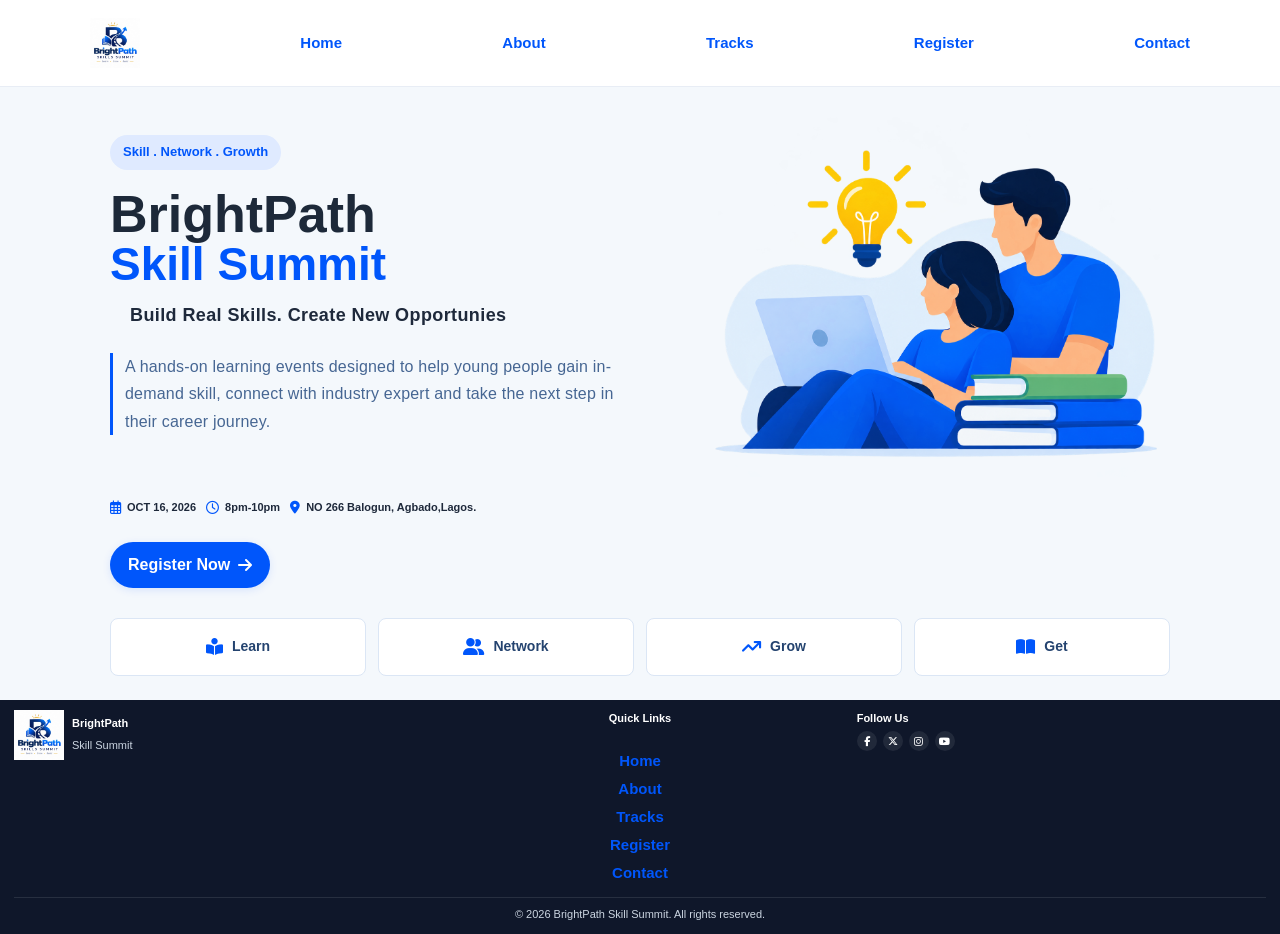
<file: realms web dev/week-01/notes/practice/index.html>
<!DOCTYPE html>
    <html lang="en">
      <head>
        <meta charset="UTF-8">
        <meta name="viewport" content="width=device-width, initial-scale=1.0">
    
        <!-- Link to JavaScript file -->
        <script defer src="../../../script.js"></script>
    
        <!-- Page title -->
        <title>BrightPath Skill Summit</title>
        <link rel="stylesheet"
    href="https://cdnjs.cloudflare.com/ajax/libs/font-awesome/6.7.2/css/all.min.css">
        <link rel="stylesheet" href="style.css">
        <link rel="stylesheet" href="about.css">
      </head>
    
      <body>
        <!-- Header section with navigation -->
        <header>
          <nav>
            <!-- Brand logo -->
            <img src="../../../images/my logo.jpg" alt="BrightPath logo" width="100" height="100">
    
            <!-- Navigation links -->
            <a href="index.html">Home</a>
            <a href="about.html" class="nav-link">About</a>
            <a href="tracks.html" class="nav-link">Tracks</a>
            <a href="register.html" class="nav-link">Register</a>
            <a href="contact.html" class="nav-link">Contact</a>
          </nav>
        </header>
    
        <!-- Main page content -->
        <main>
          <section class="section1">
            <div class="hero-text">
              <!-- Highlight text -->
              <span id="span1">Skill . Network . Growth</span>

              <!-- Main heading -->
              <h1>BrightPath</h1>
              <p class="subheading">Skill Summit</p>

              <!-- Short slogan -->
              <p class="slogan">Build Real Skills. Create New Opportunies</p>

              <!-- Intro paragraph -->
              <p class="intro">
                A hands-on learning events designed to help young
                people gain in-demand skill, connect with industry
                expert and take the next step in their career journey.
              </p>
            </div>

            <img class="read" src="../../../images/read.png" alt="Students learning together">
          </section>
          
          <!-- Date and time -->
          <div class="event-meta">
            <p class="meta-item">
              <i class="fa-regular fa-calendar-days"></i>
              <span>OCT 16, 2026</span>
            </p>
            <p class="meta-item">
              <i class="fa-regular fa-clock"></i>
              <span>8pm-10pm</span>
            </p>
            <p class="meta-item">
              <i class="fa-solid fa-location-dot"></i>
              <span>NO 266 Balogun,
                Agbado,Lagos.
              </span>
            </p>
          </div>
    
          <!-- Call to action -->
<a href="register.html" class="link-wrapper">
  <span class="btn-primary">Register Now <i class="fa-solid fa-arrow-right"></i></span> 
</a>
          <!-- Feature highlight row -->
          <div class="feature-row">
            <div class="feature-item">
              <i class="fa-solid fa-book-open-reader"></i>
              <span>Learn</span>
            </div>
            <div class="feature-item">
              <i class="fa-solid fa-user-group"></i>
              <span>Network</span>
            </div>
            <div class="feature-item">
              <i class="fa-solid fa-arrow-trend-up"></i>
              <span>Grow</span>
            </div>
            <div class="feature-item">
              <i class="fa-solid fa-book-open"></i>
              <span>Get</span>
            </div>
          </div>
        </main>
    
        <!-- Footer section -->
        <footer>
          <section class="footer-content" aria-label="Footer information">
            <section class="footer-brand" aria-label="Brand information">
              <img src="../../../images/my logo.jpg" alt="BrightPath logo" width="50" height="50">
              <div>
                <h6>BrightPath</h6>
                <p>Skill Summit</p>
              </div>
            </section>
    
            <nav class="footer-links" aria-label="Quick links">
              <h6>Quick Links</h6>
              <ul>
                <li><a href="index.html">Home</a></li>
                <li><a href="about.html">About</a></li>
                <li><a href="tracks.html">Tracks</a></li>
                <li><a href="register.html">Register</a></li>
                <li><a href="contact.html">Contact</a></li>
              </ul>
            </nav>
    
            <section class="footer-social" aria-label="Social media links">
              <h6>Follow Us</h6>
              <div class="social-icons">
                <a href="#" aria-label="Facebook"><i class="fa-brands fa-facebook-f"></i></a>
                <a href="#" aria-label="Twitter"><i class="fa-brands fa-x-twitter"></i></a>
                <a href="#" aria-label="Instagram"><i class="fa-brands fa-instagram"></i></a>
                <a href="#" aria-label="YouTube"><i class="fa-brands fa-youtube"></i></a>
              </div>
            </section>
          </section>
          <p class="footer-copy"> 
          &copy; 2026 BrightPath Skill Summit. All rights reserved.
          </p>
        </footer>
      </body>
    </html>
</file>
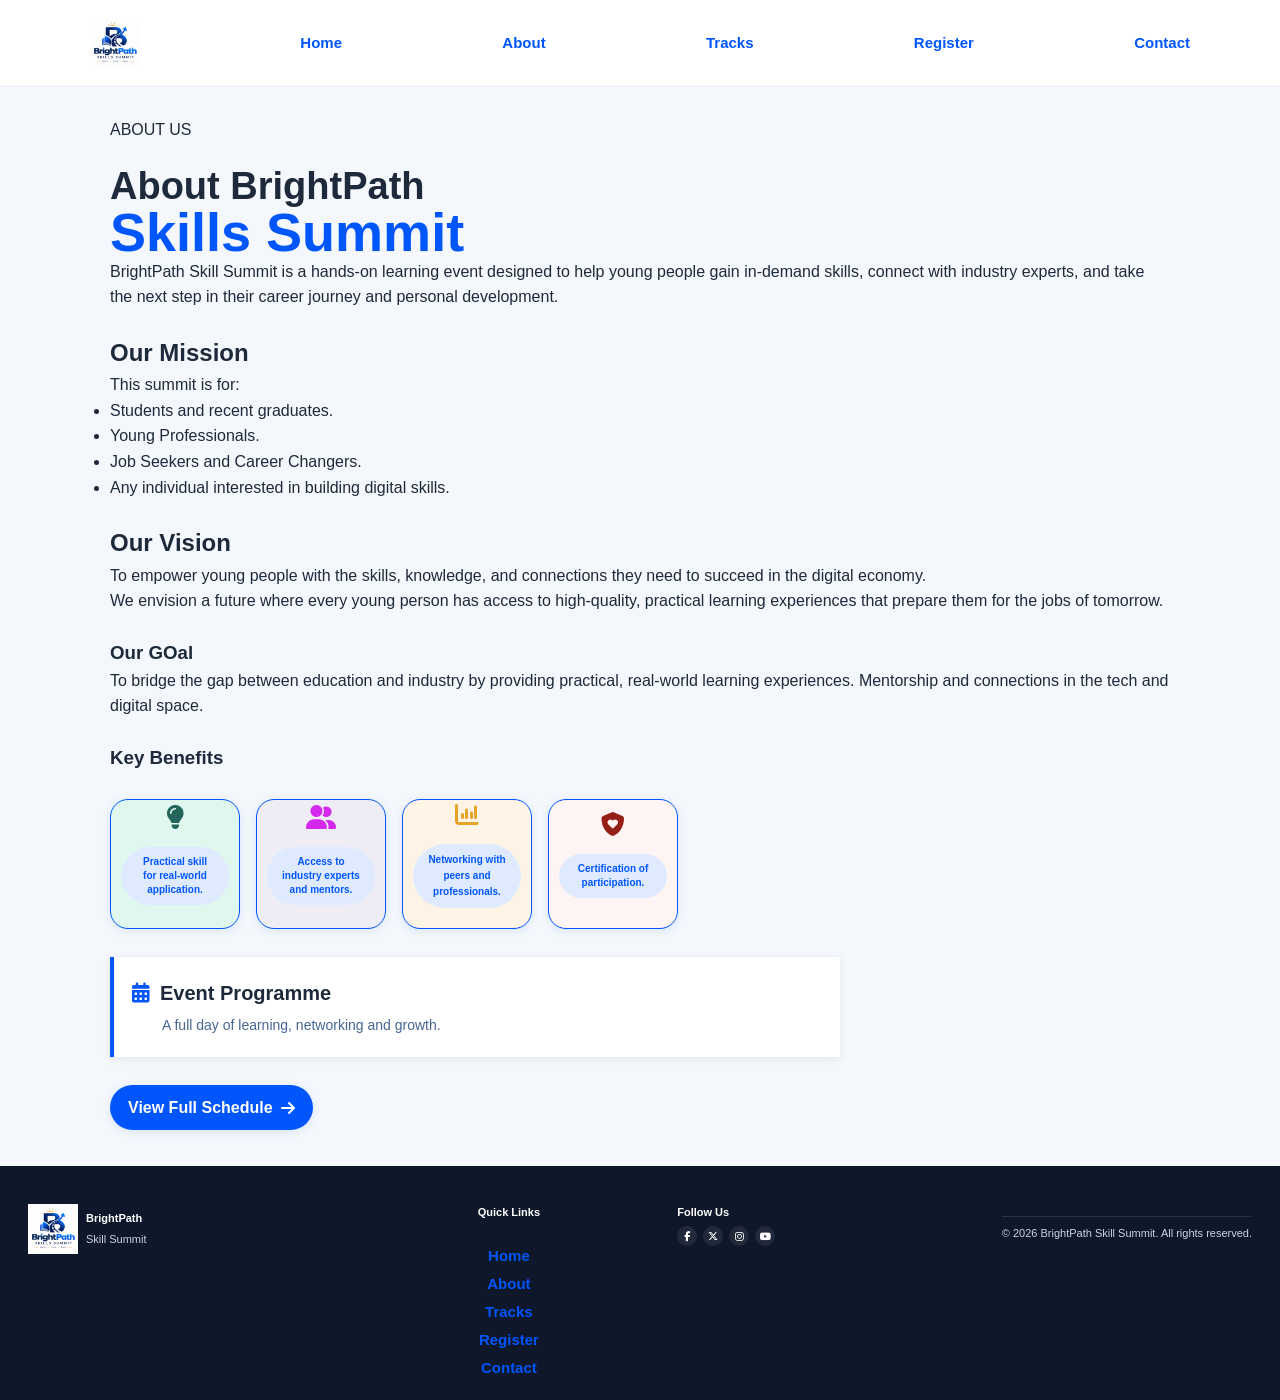
<file: realms web dev/week-01/notes/practice/about.html>
<!DOCTYPE html>
<html lang="en">
<head>
    <meta charset="UTF-8">
    <meta name="viewport" content="width=device-width, initial-scale=1.0">
    <title>About - BrightPath Skill Summit</title>
    <link rel="stylesheet" href="https://cdnjs.cloudflare.com/ajax/libs/font-awesome/6.7.2/css/all.min.css">
    <link rel="stylesheet" href="style.css">
    <link rel="stylesheet" href="about.css">
    <script defer src="../../../script.js"></script>
</head>
<body>
    <header>
        <nav>
            <img src="../../../images/my logo.jpg" alt="BrightPath logo" width="100" height="100">
            <a href="index.html">Home</a>
            <a href="about.html" class="nav-link">About</a>
            <a href="tracks.html" class="nav-link">Tracks</a>
            <a href="register.html" class="nav-link">Register</a>
            <a href="contact.html" class="nav-link">Contact</a>
        </nav>
    </header>

    <main class="about-main">
        <p class="p1">ABOUT US</p>

    
            <p class="about-text">
                <h1>About BrightPath</h1>
                <p class="subheading">Skills Summit</p>
                <p class="PARA1">BrightPath Skill Summit is a hands-on learning event designed to help young people gain in-demand skills,
                    connect with industry experts, and take the next step in their career journey and personal development.</p>
            </p>

    

            <p class="about-text">
                <h2>Our Mission</h2>
                <p>This summit is for:</p>
                <ul class="about-list">
                    <li>Students and recent graduates.</li>
                    <li>Young Professionals.</li>
                    <li>Job Seekers and Career Changers.</li>
                    <li>Any individual interested in building digital skills.</li>
                </ul>
            </p>
            <p class="about-text3">
                <h2>Our Vision</h2>
                <p>To empower young people with the skills, knowledge, and connections they need to succeed in the digital economy.</p>
                <p>We envision a future where every young person has access to high-quality, practical learning experiences that prepare them for the jobs of tomorrow.</p>
                <p class="about-text4">
            <h3>Our GOal</h3>
            <p>To bridge the gap between education and industry by providing practical,
                 real-world learning experiences.
                Mentorship and connections in the tech and digital space.</p>
            </p>
            <div id="-container">
            <p class="about-text5">
            <h3>Key Benefits</h3>
            <ul class="about-list2">
                <li id="benefit1"><i class="fa-solid fa-lightbulb" aria-hidden="true"></i><span>Practical skill for real-world application.</span></li>
                <li id="benefit2"><i class="fa-solid fa-user-group" aria-hidden="true"></i><span>Access to industry experts and mentors.</span></li>
                <li id="benefit3"><i class="fa-solid fa-chart-column" aria-hidden="true"></i><span>Networking with peers and professionals.</span></li>
                <li id="benefit4"><i class="fa-solid fa-shield-heart" aria-hidden="true"></i><span>Certification of participation.</span></li>
                </ul>
            </p>
            </div>
            <div class="section">
                <div class="event-programme-header">
                    <i class="fa-solid fa-calendar-days" aria-hidden="true"></i>
                    <h4 class="h4">Event Programme</h4>
                </div>
                <p class="pa">A full day of learning, networking and growth.</p>
                </div>
                <a href="about.html" class="link-wrapper">
  <span class="btn-primary">View Full Schedule <i class="fa-solid fa-arrow-right"></i></span></a>
  

    </main>

<footer>
      <footer>
          <section class="footer-content" aria-label="Footer information">
            <section class="footer-brand" aria-label="Brand information">
              <img src="../../../images/my logo.jpg" alt="BrightPath logo" width="50" height="50">
              <div>
                <h6>BrightPath</h6>
                <p>Skill Summit</p>
              </div>
            </section>
      <nav class="footer-links" aria-label="Quick links">
              <h6>Quick Links</h6>
              <ul>
                                <li><a href="index.html">Home</a></li>
                                <li><a href="about.html">About</a></li>
                                <li><a href="tracks.html">Tracks</a></li>
                                <li><a href="register.html">Register</a></li>
                                <li><a href="contact.html">Contact</a></li>
              </ul>
            </nav>
            <section class="footer-social" aria-label="Social media links">
              <h6>Follow Us</h6>
              <div class="social-icons">
                <a href="#" aria-label="Facebook"><i class="fa-brands fa-facebook-f"></i></a>
                <a href="#" aria-label="Twitter"><i class="fa-brands fa-x-twitter"></i></a>
                <a href="#" aria-label="Instagram"><i class="fa-brands fa-instagram"></i></a>
                <a href="#" aria-label="YouTube"><i class="fa-brands fa-youtube"></i></a>
              </div>
            </section>





        <p class="footer-copy">&copy; 2024 BrightPath Skill Summit. All rights reserved.</p>
    </footer>





















































</body>
</html>
</file>
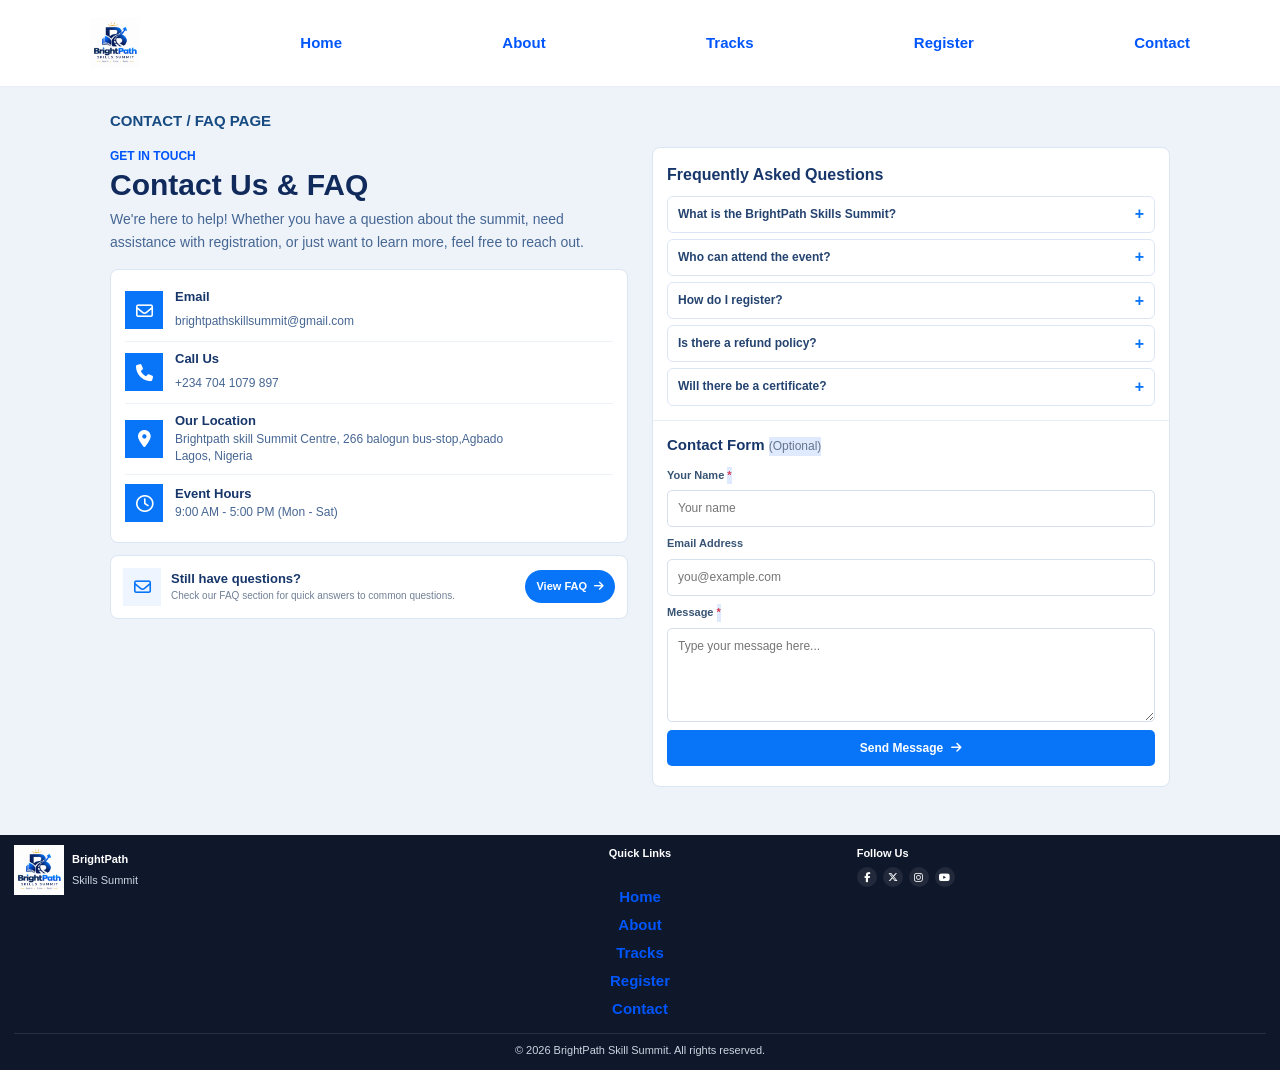
<file: realms web dev/week-01/notes/practice/contact.html>
<!DOCTYPE html>
    <html lang="en">
      <head>
        <meta charset="UTF-8">
        <meta name="viewport" content="width=device-width, initial-scale=1.0">
    
        <!-- Link to JavaScript file -->
        <script defer src="../../../script.js"></script>
    
        <!-- Page title -->
        <title>Contact Us - BrightPath Skill Summit</title>
        <link rel="stylesheet"
    href="https://cdnjs.cloudflare.com/ajax/libs/font-awesome/6.7.2/css/all.min.css">
        <link rel="stylesheet" href="style.css">
        <link rel="stylesheet" href="contact.css">
      </head>
      
      <body>
        <!-- Header section with navigation -->
        <header>
          <nav>
            <!-- Brand logo -->
            <img src="../../../images/my logo.jpg" alt="BrightPath logo" width="100" height="100">
    
            <!-- Navigation links -->
            <a href="index.html">Home</a>
            <a href="about.html" class="nav-link">About</a>
            <a href="tracks.html" class="nav-link">Tracks</a>
            <a href="register.html" class="nav-link">Register</a>
            <a href="contact.html" class="nav-link">Contact</a>
          </nav>
        </header>
        <main class="contact-main">
          <p class="contact-page-label">Contact / FAQ Page</p>
          <div class="contact-grid">
            <section class="contact-details" aria-labelledby="contact-title">
              <p class="contact-eyebrow">GET IN TOUCH</p>
              <h1 id="contact-title">Contact Us &amp; FAQ</h1>
              <p class="contact-intro">We're here to help! Whether you have a question about the summit, need assistance with registration, or just want to learn more, feel free to reach out.</p>

              <div class="contact-info" aria-label="Contact information">
                <div class="contact-info-item">
                  <span class="contact-icon"><i class="fa-regular fa-envelope" aria-hidden="true"></i></span>
                  <div><h2>Email</h2><a href="mailto:brightpathskillsummit@gmail.com">brightpathskillsummit@gmail.com</a></div>
                </div>
                <div class="contact-info-item">
                  <span class="contact-icon"><i class="fa-solid fa-phone" aria-hidden="true"></i></span>
                  <div><h2>Call Us</h2><a href="tel:+2347041079897">+234 704 1079 897</a></div>
                </div>
                <div class="contact-info-item">
                  <span class="contact-icon"><i class="fa-solid fa-location-dot" aria-hidden="true"></i></span>
                  <div><h2>Our Location</h2><p>Brightpath skill Summit Centre,
                    266 balogun bus-stop,Agbado<br>Lagos, Nigeria</p></div>
                </div>
                <div class="contact-info-item">
                  <span class="contact-icon"><i class="fa-regular fa-clock" aria-hidden="true"></i></span>
                  <div><h2>Event Hours</h2><p>9:00 AM - 5:00 PM (Mon - Sat)</p></div>
                </div>
              </div>

              <div class="faq-callout">
                <span class="faq-callout-icon"><i class="fa-regular fa-envelope" aria-hidden="true"></i></span>
                <div><h2>Still have questions?</h2><p>Check our FAQ section for quick answers to common questions.</p></div>
                <a href="#faq" class="faq-link">View FAQ <i class="fa-solid fa-arrow-right" aria-hidden="true"></i></a>
              </div>
            </section>

            <div class="contact-side">
              <section class="faq-panel" id="faq" aria-labelledby="faq-title">
                <h2 id="faq-title">Frequently Asked Questions</h2>
                <details>
                  <summary>What is the BrightPath Skills Summit?</summary>
                  <p>A practical learning event where young people build skills, meet industry experts, and explore new career opportunities.</p>
                </details>
                <details>
                  <summary>Who can attend the event?</summary>
                  <p>Students, recent graduates, young professionals, job seekers, career changers, and anyone interested in digital skills are welcome.</p>
                </details>
                <details>
                  <summary>How do I register?</summary>
                  <p>Complete the registration form on our Register page to reserve your spot.</p>
                </details>
                <details>
                  <summary>Is there a refund policy?</summary>
                  <p>For help with a registration or refund request, contact us by email and include your registration details.</p>
                </details>
                <details>
                  <summary>Will there be a certificate?</summary>
                  <p>Yes. Participants will receive a certificate of participation.</p>
                </details>
              </section>
              <section>
                
              <section class="contact-form-panel" aria-labelledby="contact-form-title">
                <h2 id="contact-form-title">Contact Form <span>(Optional)</span></h2>
                <form class="contact-form">
                  <label for="contact-name">Your Name <span>*</span></label>
                  <input id="contact-name" name="name" type="text" placeholder="Your name" autocomplete="name" required>

                  <label for="contact-email">Email Address</label>
                  <input id="contact-email" name="email" type="email" placeholder="you@example.com" autocomplete="email">

                  <label for="contact-message">Message <span>*</span></label>
                  <textarea id="contact-message" name="message" placeholder="Type your message here..." rows="4" required></textarea>

                  <button type="submit">Send Message <i class="fa-solid fa-arrow-right" aria-hidden="true"></i></button>
                  <p class="contact-form-message" role="status" aria-live="polite"></p>
                </form>
              </section>
            </div>
          </div>
        </main>
        <footer>
          <section class="footer-content" aria-label="Footer information">
            <section class="footer-brand" aria-label="Brand information">
              <img src="../../../images/my logo.jpg" alt="BrightPath logo" width="50" height="50">
              <div><h6>BrightPath</h6><p>Skills Summit</p></div>
            </section>
            <nav class="footer-links" aria-label="Quick links">
              <h6>Quick Links</h6>
              <ul>
                <li><a href="index.html">Home</a></li>
                <li><a href="about.html">About</a></li>
                <li><a href="tracks.html">Tracks</a></li>
                <li><a href="register.html">Register</a></li>
                <li><a href="contact.html">Contact</a></li>
              </ul>
            </nav>
            <section class="footer-social" aria-label="Social media links">
              <h6>Follow Us</h6>
              <div class="social-icons">
                <a href="#" aria-label="Facebook"><i class="fa-brands fa-facebook-f"></i></a>
                <a href="#" aria-label="Twitter"><i class="fa-brands fa-x-twitter"></i></a>
                <a href="#" aria-label="Instagram"><i class="fa-brands fa-instagram"></i></a>
                <a href="#" aria-label="YouTube"><i class="fa-brands fa-youtube"></i></a>
              </div>
            </section>
          </section>
          <p class="footer-copy">&copy; 2026 BrightPath Skill Summit. All rights reserved.</p>
        </footer>
      </body>
    </html>
</file>
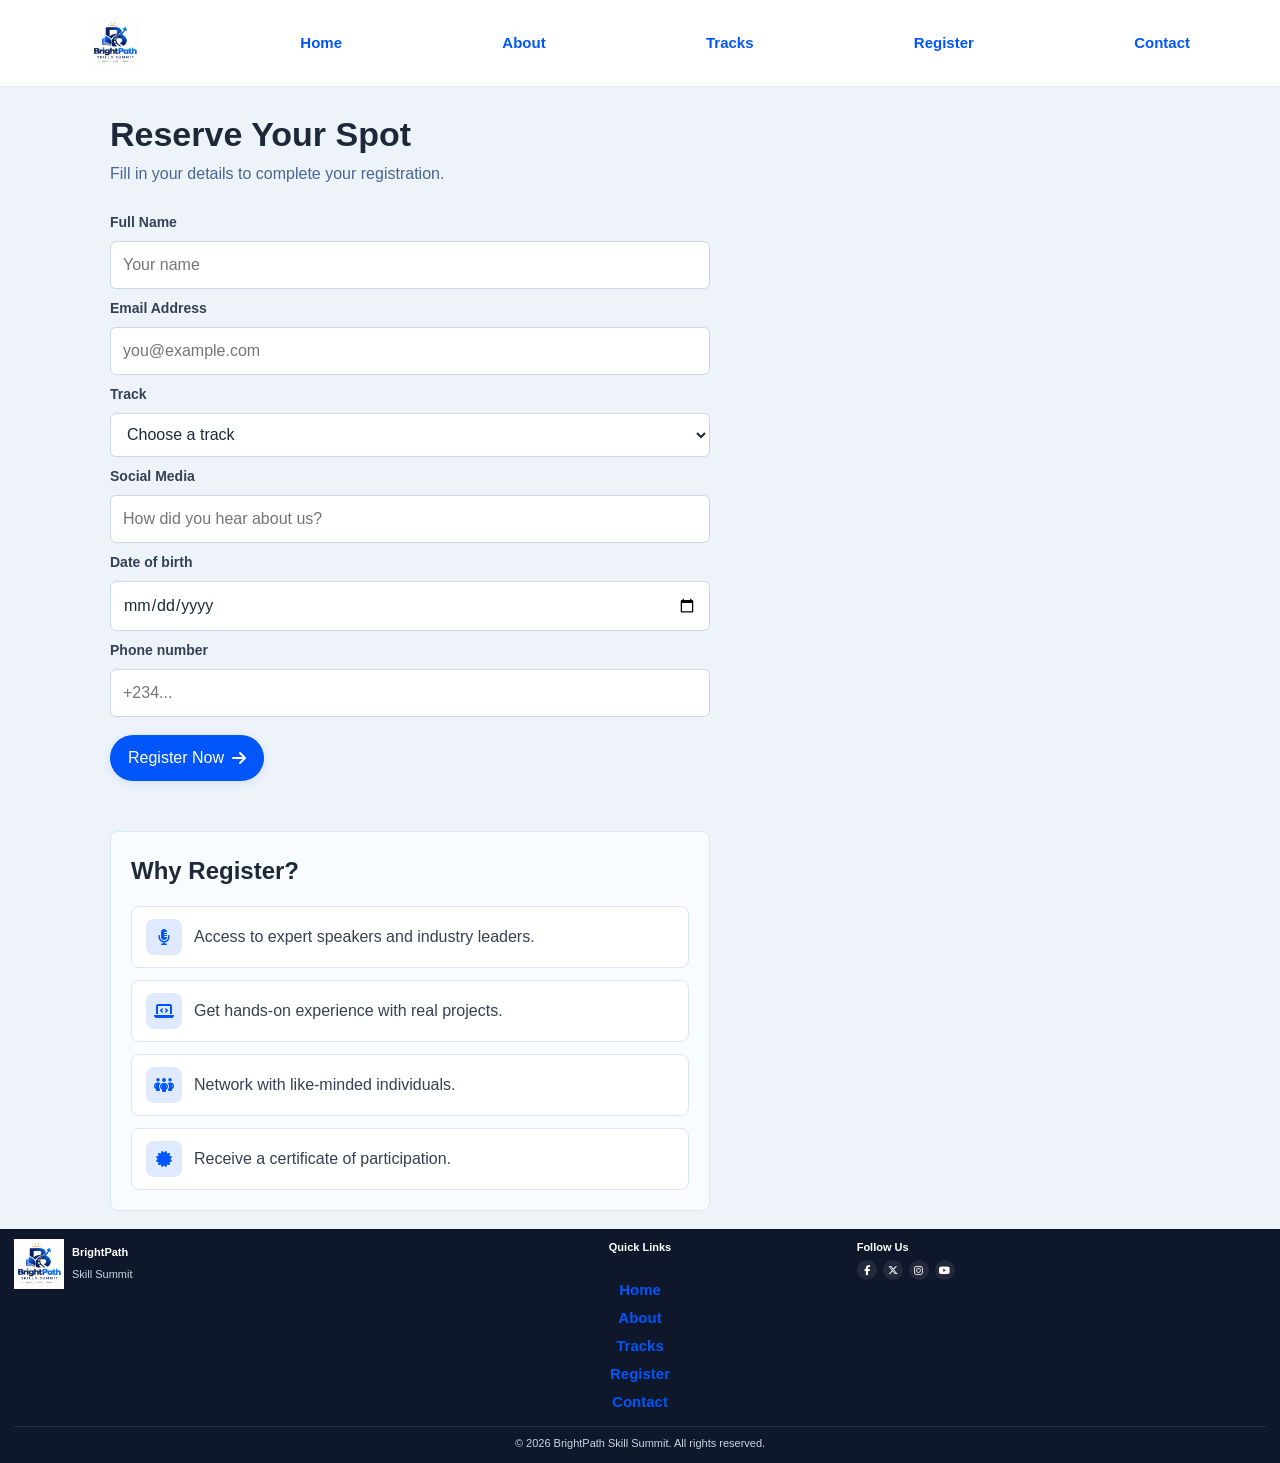
<file: realms web dev/week-01/notes/practice/register.html>
<!DOCTYPE html>
<html lang="en">
<head>
    <meta charset="UTF-8">
    <meta name="viewport" content="width=device-width, initial-scale=1.0">
    <title>Register - Brightpath skill summit</title>
        <link rel="stylesheet" href="https://cdnjs.cloudflare.com/ajax/libs/font-awesome/6.7.2/css/all.min.css">
    <link rel="stylesheet" href="style.css">
    <link rel="stylesheet" href="register.css">
        <script defer src="../../../script.js"></script>
</head>
<body>
    <header>
          <nav>
            <!-- Brand logo -->
            <img src="../../../images/my logo.jpg" alt="BrightPath logo" width="100" height="100">
    
            <!-- Navigation links -->
            <a href="index.html">Home</a>
            <a href="about.html" class="nav-link">About</a>
            <a href="tracks.html" class="nav-link">Tracks</a>
            <a href="register.html" class="nav-link">Register</a>
            <a href="contact.html" class="nav-link">Contact</a>
          </nav>
        </header>
        <main>
            <h1 id="registration-fields">Reserve Your Spot</h1>
            <p>Fill in your details to complete your registration.</p>
            <form id="registrationForm" class="registration-form" novalidate>
              <label for="fullName">Full Name</label>
              <input id="fullName" name="fullName" type="text" placeholder="Your name" autocomplete="name" required>

              <label for="email">Email Address</label>
              <input id="email" name="email" type="email" placeholder="you@example.com" autocomplete="email" required>

              <label for="interest">Track</label>
              <select id="interest" name="interest" required>
                <option value="">Choose a track</option>
                <option value="Web Development">Web Development</option>
                <option value="Cybersecurity">Cybersecurity</option>
                <option value="Digital Business">Digital Business</option>
              </select>

              <label for="socialMedia">Social Media</label>
              <input id="socialMedia" name="socialMedia" type="text" placeholder="How did you hear about us?">

              <label for="dateOfBirth">Date of birth</label>
              <input id="dateOfBirth" name="dateOfBirth" type="date" autocomplete="bday">

              <label for="phone">Phone number</label>
              <input id="phone" name="phone" type="tel" placeholder="+234..." autocomplete="tel">

              <p id="formMessage" class="form-message" role="status" aria-live="polite"></p>
              <button type="submit" class="btn-primary">Register Now <i class="fa-solid fa-arrow-right" aria-hidden="true"></i></button>
            </form>

            <section class="registration-benefits">
              <h2>Why Register?</h2>
              <p><i class="fa-solid fa-microphone-lines" aria-hidden="true"></i> Access to expert speakers and industry leaders.</p>
              <p><i class="fa-solid fa-laptop-code" aria-hidden="true"></i> Get hands-on experience with real projects.</p>
              <p><i class="fa-solid fa-people-group" aria-hidden="true"></i> Network with like-minded individuals.</p>
              <p><i class="fa-solid fa-certificate" aria-hidden="true"></i> Receive a certificate of participation.</p>
            </section>




















































        </main>
        <footer>
          <section class="footer-content" aria-label="Footer information">
            <section class="footer-brand" aria-label="Brand information">
              <img src="../../../images/my logo.jpg" alt="BrightPath logo" width="50" height="50">
              <div>
                <h6>BrightPath</h6>
                <p>Skill Summit</p>
              </div>
            </section>
    
            <nav class="footer-links" aria-label="Quick links">
              <h6>Quick Links</h6>
              <ul>
                <li><a href="index.html">Home</a></li>
                <li><a href="about.html">About</a></li>
                <li><a href="tracks.html">Tracks</a></li>
                <li><a href="register.html">Register</a></li>
                <li><a href="contact.html">Contact</a></li>
              </ul>
            </nav>
    
            <section class="footer-social" aria-label="Social media links">
              <h6>Follow Us</h6>
              <div class="social-icons">
                <a href="#" aria-label="Facebook"><i class="fa-brands fa-facebook-f"></i></a>
                <a href="#" aria-label="Twitter"><i class="fa-brands fa-x-twitter"></i></a>
                <a href="#" aria-label="Instagram"><i class="fa-brands fa-instagram"></i></a>
                <a href="#" aria-label="YouTube"><i class="fa-brands fa-youtube"></i></a>
              </div>
            </section>
          </section>
          <p class="footer-copy"> 
          &copy; 2026 BrightPath Skill Summit. All rights reserved.
          </p>
        </footer>
      </body>
    </html>
</file>
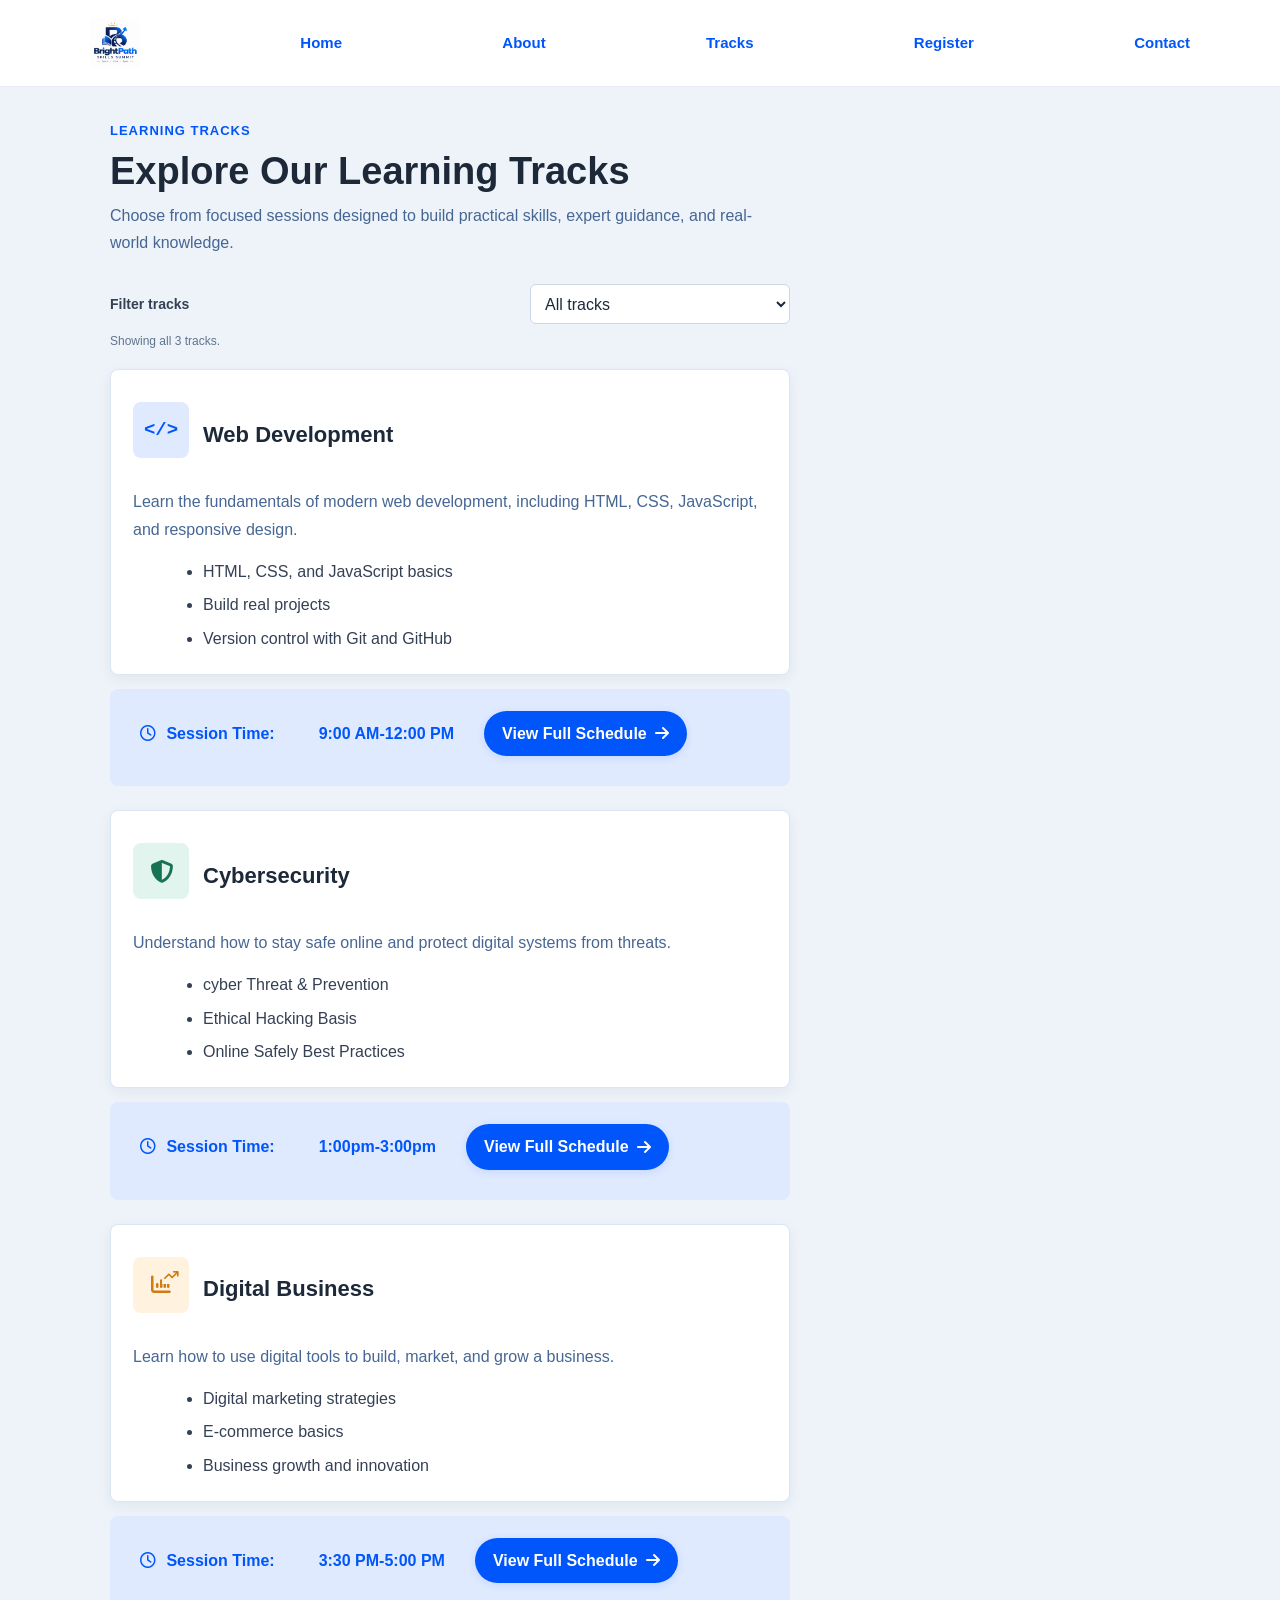
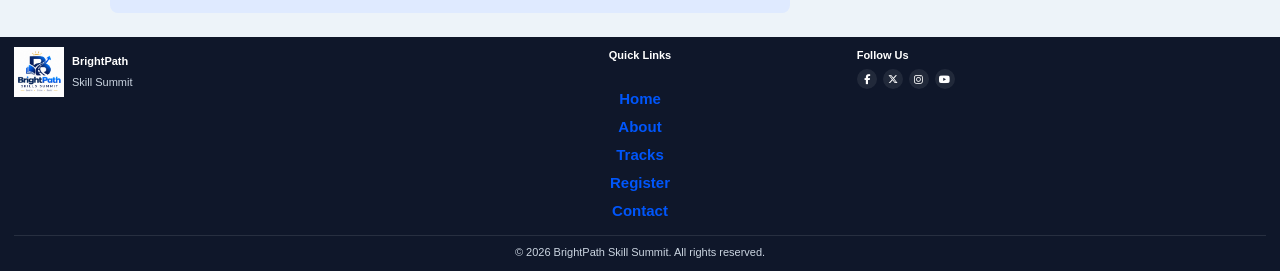
<file: realms web dev/week-01/notes/practice/tracks.html>
<!DOCTYPE html>
<html lang="en">
<head>
    <meta charset="UTF-8">
    <meta name="viewport" content="width=device-width, initial-scale=1.0">
        <link rel="stylesheet" href="https://cdnjs.cloudflare.com/ajax/libs/font-awesome/6.7.2/css/all.min.css">
    <link rel="stylesheet" href="style.css">
    <link rel="stylesheet" href="tracks.css">
    <script defer src="../../../script.js"></script>
    <title>Tracks - Brightpath skill summit</title>
</head>
<body>
    <header>
          <nav>
            <!-- Brand logo -->
            <img src="../../../images/my logo.jpg" alt="BrightPath logo" width="100" height="100">
    
            <!-- Navigation links -->
            <a href="index.html">Home</a>
            <a href="about.html" class="nav-link">About</a>
            <a href="tracks.html" class="nav-link">Tracks</a>
            <a href="register.html" class="nav-link">Register</a>
            <a href="contact.html" class="nav-link">Contact</a>
          </nav>
        </header>
        <main>
            <div class="tracks-intro">
                <p class="tracks-eyebrow">LEARNING TRACKS</p>
                <h1>Explore Our Learning Tracks</h1>
                <p>Choose from focused sessions designed to build practical skills, expert guidance, and real-world knowledge.</p>
            </div>

              <div class="tracks-filter">
                <label for="trackFilter">Filter tracks</label>
                <select id="trackFilter" data-track-filter>
                  <option value="">All tracks</option>
                  <option value="web-development">Web Development</option>
                  <option value="cybersecurity">Cybersecurity</option>
                  <option value="digital-business">Digital Business</option>
                </select>
                <p id="trackFilterStatus" aria-live="polite">Showing all 3 tracks.</p>
              </div>

              <section class="track-card" data-track="web-development" aria-labelledby="web-development-title">
                <div class="track-heading">
                    <span class="track-code-mark" role="img" aria-label="Code symbol">&lt;/&gt;</span>
                    <h2 id="web-development-title">Web Development</h2>
                </div>
                <p>Learn the fundamentals of modern web development, including HTML, CSS, JavaScript, and responsive design.</p>
                <ul class="track-topics">
                    <li>HTML, CSS, and JavaScript basics</li>
                    <li>Build real projects</li>
                    <li>Version control with Git and GitHub</li>
                </ul>
            </section>
            <section class="track-session-time">
                <span><i class="fa-regular fa-clock" aria-hidden="true"></i> Session Time:</span>
                <span>9:00 AM-12:00 PM</span>
                          <a href="tracks.html" class="link-wrapper">
  <span class="btn-primary">View Full Schedule <i class="fa-solid fa-arrow-right"></i></span></a>
            </section>
            <section class="track-card2" data-track="cybersecurity" aria-labelledby="cybersecurity-title">
                <div class="track-heading">
                    <span class="track-code-mark track-security-mark" role="img" aria-label="Cybersecurity shield">
                        <i class="fa-solid fa-shield-halved" aria-hidden="true"></i>
                    </span>
                    <h2 id="cybersecurity-title">Cybersecurity</h2>
                </div>
                <p>Understand how to stay safe online and protect
                    digital systems from threats.
                </p>
                <ul class="track-topics2">
                    <li>cyber Threat & Prevention </li>
                    <li>Ethical Hacking Basis</li>
                    <li>Online Safely Best Practices</li>
                </ul>
            </section>
            <section class="track-session-time">
                <span><i class="fa-regular fa-clock" aria-hidden="true"></i> Session Time:</span>
                <span>1:00pm-3:00pm</span>
                                <a href="tracks.html" class="link-wrapper">
  <span class="btn-primary">View Full Schedule <i class="fa-solid fa-arrow-right"></i></span></a>
            </section>
            <section class="track-card3" data-track="digital-business" aria-labelledby="digital-business-title">
              <div class="track-heading">
                <span class="track-code-mark track-growth-mark" role="img" aria-label="Bar chart with an upward trend arrow">
                  <i class="fa-solid fa-chart-column" aria-hidden="true"></i>
                  <i class="fa-solid fa-arrow-trend-up" aria-hidden="true"></i>
                </span>
                <h2 id="digital-business-title">Digital Business</h2>
              </div>
              <p>Learn how to use digital tools to build, market, and grow a business.</p>
              <ul class="track-card4">
                <li>Digital marketing strategies</li>
                <li>E-commerce basics</li>
                <li>Business growth and innovation</li>
              </ul>
            </section>
            <section class="track-session-time">
              <span><i class="fa-regular fa-clock" aria-hidden="true"></i> Session Time:</span>
              <span>3:30 PM-5:00 PM</span>
                                 <a href="tracks.html" class="link-wrapper">
  <span class="btn-primary">View Full Schedule <i class="fa-solid fa-arrow-right"></i></span></a>
            </section>


            






        </main>
        <footer>
          <section class="footer-content" aria-label="Footer information">
            <section class="footer-brand" aria-label="Brand information">
              <img src="../../../images/my logo.jpg" alt="BrightPath logo" width="50" height="50">
              <div>
                <h6>BrightPath</h6>
                <p>Skill Summit</p>
              </div>
            </section>
    
            <nav class="footer-links" aria-label="Quick links">
              <h6>Quick Links</h6>
              <ul>
                <li><a href="index.html">Home</a></li>
                <li><a href="about.html">About</a></li>
                <li><a href="tracks.html">Tracks</a></li>
                <li><a href="register.html">Register</a></li>
                <li><a href="contact.html">Contact</a></li>
              </ul>
            </nav>
    
            <section class="footer-social" aria-label="Social media links">
              <h6>Follow Us</h6>
              <div class="social-icons">
                <a href="#" aria-label="Facebook"><i class="fa-brands fa-facebook-f"></i></a>
                <a href="#" aria-label="Twitter"><i class="fa-brands fa-x-twitter"></i></a>
                <a href="#" aria-label="Instagram"><i class="fa-brands fa-instagram"></i></a>
                <a href="#" aria-label="YouTube"><i class="fa-brands fa-youtube"></i></a>
              </div>
            </section>
          </section>
          <p class="footer-copy"> 
          &copy; 2026 BrightPath Skill Summit. All rights reserved.
          </p>
        </footer>
    
</body>
</html>
</file>
<file: realms web dev/week-01/notes/practice/style.css>
* {
    margin: 0;
    padding: 0;
    box-sizing: border-box;
}

body {
    font-family: "Segoe UI", Arial, Helvetica, sans-serif;
    background: #edf3f9;
    color: #1d2939;
    line-height: 1.6;
}

a {
    text-decoration: none;
    color: inherit;
}

header {
    background: #ffffff;
    border-bottom: 1px solid #e8edf5;
    padding: 18px 24px;
}

nav {
    max-width: 1100px;
    margin: 0 auto;
    display: flex;
    align-items: center;
    justify-content: space-between;
    gap: 18px;
    flex-wrap: wrap;
}

nav a {
    color: #0056fb;
    font-size: 15px;
    font-weight: 600;
}

main {
    max-width: 1100px;
    margin: 0 auto;
    padding: 30px 20px 0;
}

.section1 {
    display: grid;
    grid-template-columns: minmax(0, 1fr) minmax(280px, 0.9fr);
    align-items: center;
    gap: 36px;
    margin-bottom: 24px;
}

.hero-text {
    min-width: 0;
}

.section1 #span1 {
    display: inline-flex;
    margin: 0 0 18px;
    padding: 7px 13px;
    border-radius: 999px;
    background: #dfeaff;
    color: #0056fb;
    font-size: 13px;
}

.section1 h1 {
    color: #1d2939;
    font-size: 52px;
}

.section1 .subheading {
    margin: 0 0 14px;
    color: #0056fb;
    font-size: 46px;
    line-height: 1.05;
}

.section1 .read {
    display: block;
    width: 100%;
    max-height: 360px;
    aspect-ratio: 4 / 3;
    border-radius: 10px;
    object-fit: cover;
}

main span {
    display: inline-block;
    background-color: #dfeaff;
    color: #0056fb;
    padding: 8px 14px;
    border-radius: 999px;
    font-weight: 700;
    margin: 10px 0 18px;
    box-shadow: none;
}

img {
    max-width: 100%;
    height: auto;
    display: flex;
}



header img,
.footer-brand img {
    width: 50px;
    height: 50px;
    margin: 0;
}
h1{
    display: block;
    font-size: 38px;
    font-weight: 700;
    margin: 0;
    line-height: 1.1;
}
.subheading{
    display: block;
    font-size: 54px;
    font-weight: 700;
    margin: 0;
    color: #0056fb;
    line-height: 0.95;

}
h1, .subheading{
    margin: 0;
    padding: 0;
    display: block;
    line-height: 1;
    
}
.slogan{
   display: block;
    font-size: 18px;
    color: #1e293b;
    margin: 0 0 24px;
    font-weight: 600;
    letter-spacing: 0.4px;
    line-height: 1.5;
    max-width: 500px;
    margin: 0 0 24px 20px;
}
.intro{
    display: block;
    font-size: 16px;
    color: #475569;
    margin: 0 0 24px;
    padding-left: 12px;
    border-left: 3px solid #0056fb;
    font-weight: 400;
    line-height: 1.7;
    max-width: 560px;
    letter-spacing: 0.2px;
    color: #466693;
}
.read{
    align-content: right;
    justify-content: right;
    flex-direction: ro-reverse;
    border-radius: 999%;
}
p #icon date{
    align-items: COLUMN;
    background-color: #6c92d7;
    
}
.btn-primary{
    display: inline-flex;
    align-items: center;
    gap: 8px;
    background-color: #0056fb;
    color: #ffffff;
    border-radius: 999px;
    padding: 10px 18px;
    font-weight: 700;
    margin: 10px 0 18px;
    box-shadow: 0 2px 8px rgba(0, 86, 251, 0.12);
}
.link-wrapper{
    text-decoration: none;
}

.event-meta {
    display: flex;
    flex-wrap: wrap;
    gap: 10px;
    margin: 0 0 18px;
}

.meta-item {
    display: inline-flex;
    align-items: center;
    gap: 6px;
    background: transparent;
    color: #1e293b;
    padding: 0;
    font-weight: 600;
    box-shadow: none;
    font-size: 11px;
    line-height: 1;
}

.meta-item i {
    color: #0056fb;
    font-size: 13px;
}

.meta-item span {
    margin: 0;
    padding: 0;
    border-radius: 0;
    background: transparent;
    color: inherit;
    font-size: inherit;
}
.register-btn {
    display: inline-flex;
    align-items: center;
    justify-content: space-between;
    gap: 8px;
    background-color: #0056fb;
    color: #ffffff;
    border-radius: 999px;
    padding: 8px 16px;
    font-weight: 700;
    margin: 0 0 18px;
    box-shadow: none;
}

.feature-row {
    display: flex;
    flex-wrap: wrap;
    align-items: stretch;
    justify-content: flex-start;
    gap: 12px;
    width: 100%;
    margin: 12px 0 24px;
}

.feature-row span,
.feature-row i {
    display: inline-flex;
    align-items: center;
    justify-content: center;
}

.feature-item {
    display: flex;
    flex: 1 1 140px;
    align-items: center;
    justify-content: center;
    gap: 9px;
    min-height: 58px;
    padding: 12px 16px;
    border: 1px solid #dbe6f5;
    border-radius: 8px;
    background: #ffffff;
    color: #24436f;
    font-size: 14px;
    font-weight: 700;
}

.feature-item i {
    color: #0056fb;
    font-size: 17px;
}

.feature-item span {
    margin: 0;
    padding: 0;
    border-radius: 0;
    background: transparent;
    color: inherit;
    font-size: inherit;
}
footer {
    background-color: #0f172a;
    color: #f8fafc;
    padding: 10px 14px;
    margin-top: 18px;
}

.footer-content {
    display: flex;
    justify-content: space-between;
    align-items: flex-start;
    gap: 12px;
    flex-wrap: wrap;
}

.footer-social-brand {
    display: flex;
    flex-direction: column;
    gap: 16px;
    min-width: 220px;
}

.footer-brand,
.footer-links,
.footer-social {
    flex: 1;
    min-width: 120px;
}

.footer-links {
    display: flex;
    flex-direction: column;
    align-items: center;
    text-align: center;
}

.footer-brand {
    display: flex;
    align-items: center;
    gap: 8px;
}

.footer-brand img {
    width: 50px;
    height: 50px;
    display: block;
    margin: 0;
}

.footer-brand h6,
.footer-links h6,
.footer-social h6 {
    font-size: 11px;
    margin-bottom: 4px;
    color: #ffffff;
}

.footer-brand p,
.footer-links li,
.footer-social a {
    color: #cbd5e1;
    font-size: 11px;
}

.footer-links ul {
    list-style: none;
    padding: 0;
    margin: 0;
    display: grid;
    gap: 4px;
}

.footer-links a:hover,
.footer-links a:focus-visible {
    color: #ffffff;
    text-decoration: underline;
    text-underline-offset: 3px;
}

.social-icons {
    display: flex;
    gap: 6px;
    flex-wrap: wrap;
}

.social-icons a {
    width: 20px;
    height: 20px;
    display: inline-flex;
    align-items: center;
    justify-content: center;
    border-radius: 50%;
    background: rgba(255, 255, 255, 0.08);
    color: #ffffff;
    font-size: 10px;
}
.footer-copy {
    text-align: center;
    font-size: 11px;
    color: #cbd5e1;
    margin-top: 12px;
    padding-top: 8px;
    border-top: 1px solid rgba(255, 255, 255, 0.1);
    font-weight: 400;
}

.back-to-top {
    position: fixed;
    right: 20px;
    bottom: 20px;
    z-index: 10;
    display: inline-flex;
    width: 44px;
    height: 44px;
    align-items: center;
    justify-content: center;
    border: 0;
    border-radius: 50%;
    background: #0056fb;
    color: #ffffff;
    box-shadow: 0 3px 12px rgba(15, 23, 42, 0.22);
    cursor: pointer;
}

.back-to-top[hidden] {
    display: none;
}

.back-to-top:focus-visible {
    outline: 3px solid #7fb0ff;
    outline-offset: 3px;
}

@media (max-width: 760px) {
    .section1 {
        grid-template-columns: 1fr;
        gap: 24px;
    }

    .section1 .read {
        max-height: 340px;
    }

    .footer-content {
        align-items: flex-start;
        gap: 20px;
    }
}

@media (max-width: 520px) {
    header {
        padding: 14px 16px;
    }

    nav {
        justify-content: center;
        gap: 12px 18px;
    }

    nav a {
        font-size: 14px;
    }

    main {
        padding: 24px 16px 0;
    }

    .section1 h1 {
        font-size: 42px;
    }

    .section1 .subheading {
        font-size: 38px;
    }

    .event-meta {
        flex-direction: column;
        align-items: flex-start;
        gap: 12px;
    }

    .feature-row {
        display: grid;
        grid-template-columns: repeat(2, minmax(0, 1fr));
        gap: 10px;
    }

    .feature-item {
        flex-basis: auto;
        padding: 12px 8px;
    }

    .footer-content {
        display: grid;
        grid-template-columns: repeat(2, minmax(0, 1fr));
        align-items: start;
    }

    .footer-brand,
    .footer-links,
    .footer-social {
        min-width: 0;
    }

    .footer-links {
        align-items: flex-start;
        text-align: left;
    }
}
</file>
<file: realms web dev/week-01/notes/practice/about.css>
*{
      margin: 1;
    padding: 1;
    box-sizing: border-box;
    background-color: blank;
     font-family: Arial, Helvetica, sans-serif;

}
body{
    color: #1e293b;
    background-color: #f4f8fc;
    line-height: 1.6;
}

a{
    text-decoration: none;
    color: inherit;
}
.PARA{
    font-size: 16px;
    display: block;
    font-size: 16px;
    color: #475569;
    margin: 0 0 24px;
    padding-left: 12px;
    border-left: 3px solid #0056fb;
    font-weight: 400;
    line-height: 1.7;
    max-width: 560px;
    letter-spacing: 0.2px;
    color: #466693;
    justify-content: center;

}
.about-text{
    font-size: 16px;
    display: block;
    font-size: 16px;
    color: #475569;
    margin: 0 0 24px;
    padding-left: 12px;
    border-left: 3px solid #0056fb;
    font-weight: 400;
    line-height: 1.7;
    max-width: 560px;
    letter-spacing: 0.2px;
    color: #466693;
}


.about-text3{
    font-size: 16px;
    display: block;
    font-size: 16px;
    color: #475569;
    margin: 0 0 24px;
    padding-left: 12px;
    border-left: 3px solid #0056fb;
    font-weight: 400;
    line-height: 1.7;
    max-width: 560px;
    letter-spacing: 0.2px;
    color: #466693;

}
.about-text4{
    font-size: 16px;
    display: block;
    font-size: 16px;
    color: #475569;
    margin: 0 0 24px;
    padding-left: 12px;
    border-left: 3px solid #0056fb;
    font-weight: 400;
    line-height: 1.7;
    max-width: 560px;
    letter-spacing: 0.2px;
    color: #466693;

}
.about-text5{
    font-size: 16px;
    display: block;
    font-size: 16px;
    color: #475569;
    margin: 0 0 24px;
    padding-left: 12px;
    border-left: 3px solid #0056fb;
    font-weight: 400;
    line-height: 1.7;
    max-width: 560px;
    letter-spacing: 0.2px;
    color: #466693;
}

.about-text5 h3 {
    text-align: left;
    margin: 0 0 12px;
}

.about-list2 {
    display: flex;
    flex-wrap: wrap;
    gap: 16px;
    list-style: none;
    padding: 0;
    margin: 16px 0 0;
    justify-content: close-space;
    align-items: flex-start;
    
}
#benefit1 {
    display: flex;
    flex-direction: column;
    align-items: center;
    justify-content: center;
    gap: 8px;
    background-color: #dff7ef;
    color: #2a2121;
    text-align: center;
    border-radius: 18px;
    padding: 12px 10px;
    font-weight: 700;
    font-size: 10px;
    margin: 10px 0 18px;
    box-shadow: 0 2px 8px rgba(0, 86, 251, 0.12);
    width: 130px;
    height: 130px;
    border: 1px solid #0056fb;
    box-sizing: border-box;
}

#benefit1 i {
    color: #24645a;
    font-size: 24px;
    display: inline-flex;
    align-items: center;
    justify-content: center;
}

#benefit1 span {
    display: block;
    line-height: 1.4;
    background-color: none;
}
#benefit2 {
    display: flex;
    flex-direction: column;
    align-items: center;
    justify-content: center;
    gap: 8px;
    background-color: #eeedf5;
    color: #2a2121;
    text-align: center;
    border-radius: 18px;
    padding: 12px 10px;
    font-weight: 700;
    font-size: 10px;
    margin: 10px 0 18px;
    box-shadow: 0 2px 8px rgba(0, 86, 251, 0.12);
    width: 130px;
    height: 130px;
    border: 1px solid #0056fb;
}
#benefit2 i {
    color: #d428ee;
    font-size: 24px;
    display: inline-flex;
    align-items: center;
    justify-content: center;
}
#benefit2 span {
    display: block;
    line-height: 1.4;
    background-color: none;
}
#benefit3 {
    display: flex;
    flex-direction: column;
    align-items: center;
    justify-content: center;
    gap: 8px;
    background-color: #fef4e6;
    color: #c18c8c;
    text-align: center;
    border-radius: 18px;
    padding: 12px 10px;
    font-weight: 700;
    font-size: 10px;
    margin: 10px 0 18px;
    box-shadow: 0 2px 8px rgba(0, 86, 251, 0.12);
    width: 130px;
    height: 130px;
    border: 1px solid #0056fb;
}
#benefit3 i {
    color: #e6a428;
    font-size: 24px;
    display: inline-flex;
    align-items: center;
    justify-content: center;
}
#benefit4 {
    display: flex;
    flex-direction: column;
    align-items: center;
    justify-content: center;
    gap: 8px;
    background-color: #fef4f4;
    color: #c18c8c;
    text-align: center;
    border-radius: 18px;
    padding: 12px 10px;
    font-weight: 700;
    font-size: 10px;
    margin: 10px 0 18px;
    box-shadow: 0 2px 8px rgba(0, 86, 251, 0.12);
    width: 130px;
    height: 130px;
    border: 1px solid #0056fb;
    box-sizing: border-box;
}

#benefit4 i {
    color: #941f16;
    font-size: 24px;
    display: inline-flex;
    align-items: center;
    justify-content: center;
}

#benefit4 span {
    display: block;
    line-height: 1.4;
}

.about-list2 li.selected {
    border-color: #0056fb;
    box-shadow: 0 0 0 3px rgba(0, 86, 251, 0.18);
    transform: translateY(-2px);
}

.about-list2 li:focus-visible {
    outline: 3px solid rgba(0, 86, 251, 0.35);
    outline-offset: 3px;
}

.section {
    display: flex;
    flex-direction: column;
    align-items: flex-start;
    justify-content: center;
    gap: 6px;
    background-color: #ffffff;
    color: #1e293b;
    text-align: left;
    padding: 16px 18px;
    margin: 10px 0 18px;
    width: min(100%, 730px);
    min-height: 100px;
    border-left: 4px solid #0056fb;
    box-shadow: 0 2px 8px rgba(30, 41, 59, 0.08);
    box-sizing: border-box;
}

.event-programme-header {
    display: flex;
    align-items: center;
    gap: 10px;
}

.event-programme-header i {
    color: #0056fb;
    font-size: 20px;
}

.h4 {
    color: #1e293b;
    margin: 0;
    font-weight: 700;
    font-size: 20px;
}

.pa {
    color: #466693;
    margin: 0 0 0 30px;
    font-size: 14px;
    line-height: 1.5;
}
.contact-form input:focus,
.contact-form textarea:focus {
    border-color: #0875f9;
    outline: 3px solid rgba(8, 117, 249, 0.14);
}

.contact-form button {
    display: inline-flex;
    align-items: center;
    justify-content: center;
    gap: 8px;
    min-height: 36px;
    margin-top: 2px;
    border: 0;
    border-radius: 5px;
    background: #0875f9;
    color: #ffffff;
    cursor: pointer;
    font: inherit;
    font-size: 12px;
    font-weight: 700;
}
.feedback{
    
    border-color: #0875f9;
    outline: 3px solid rgba(8, 117, 249, 0.14);

}
.contact-side{
    
    border-color: #0875f9;
    outline: 3px solid rgba(8, 117, 249, 0.14);

}
.faq-panel{
    display: inline-flex;
    align-items: center;
    justify-content: center;
    gap: 8px;
    min-height: 36px;
    margin-top: 2px;
    border: 0;
    border-radius: 5px;
    background: #0875f9;
    color: #ffffff;
    cursor: pointer;
    font: inherit;
    font-size: 12px;
    font-weight: 700;
}
</file>
<file: realms web dev/week-01/notes/practice/contact.css>
.contact-main {
    max-width: 1100px;
    padding: 22px 20px 30px;
}

.contact-page-label {
    margin: 0 0 14px;
    color: #174a81;
    font-size: 15px;
    font-weight: 800;
    text-transform: uppercase;
}

.contact-grid {
    display: grid;
    grid-template-columns: minmax(0, 1fr) minmax(0, 1fr);
    align-items: start;
    gap: 24px;
}

.contact-eyebrow {
    margin-bottom: 4px;
    color: #0056fb;
    font-size: 12px;
    font-weight: 800;
}

.contact-details h1 {
    margin-bottom: 8px;
    color: #102a5c;
    font-size: 30px;
}

.contact-intro {
    max-width: 500px;
    margin-bottom: 16px;
    color: #466693;
    font-size: 14px;
    line-height: 1.6;
}

.contact-info {
    display: grid;
    gap: 0;
    padding: 10px 14px;
    border: 1px solid #dbe6f5;
    border-radius: 8px;
    background: #ffffff;
}

.contact-info-item {
    display: flex;
    align-items: center;
    gap: 12px;
    min-height: 58px;
    padding: 8px 0;
}

.contact-info-item + .contact-info-item {
    border-top: 1px solid #edf2f8;
}

.contact-icon,
.faq-callout-icon {
    display: inline-flex;
    flex: 0 0 38px;
    width: 38px;
    height: 38px;
    align-items: center;
    justify-content: center;
    border-radius: 9px;
    background: #0875f9;
    color: #ffffff;
    font-size: 17px;
}

.contact-info-item h2,
.faq-callout h2 {
    margin: 0 0 1px;
    color: #17366a;
    font-size: 13px;
    line-height: 1.4;
}

.contact-info-item a,
.contact-info-item p {
    color: #466693;
    font-size: 12px;
    line-height: 1.45;
}

.faq-callout {
    display: flex;
    align-items: center;
    gap: 10px;
    margin-top: 12px;
    padding: 12px;
    border: 1px solid #dbe6f5;
    border-radius: 8px;
    background: #ffffff;
}

.faq-callout-icon {
    background: #eef5ff;
    color: #0875f9;
}

.faq-callout > div {
    flex: 1;
    min-width: 0;
}

.faq-callout p {
    color: #718096;
    font-size: 10px;
    line-height: 1.4;
}

.faq-link {
    display: inline-flex;
    flex: 0 0 auto;
    align-items: center;
    gap: 7px;
    padding: 8px 11px;
    border-radius: 20px;
    background: #0875f9;
    color: #ffffff;
    font-size: 11px;
    font-weight: 700;
}

.contact-side {
    overflow: hidden;
    border: 1px solid #dbe6f5;
    border-radius: 8px;
    background: #ffffff;
}

.faq-panel {
    padding: 14px;
}

.faq-panel > h2 {
    margin-bottom: 8px;
    color: #17366a;
    font-size: 16px;
}

.faq-panel details {
    margin-top: 6px;
    border: 1px solid #dbe6f5;
    border-radius: 6px;
    color: #24436f;
}

.faq-panel summary {
    position: relative;
    padding: 8px 30px 8px 10px;
    cursor: pointer;
    font-size: 12px;
    font-weight: 600;
    list-style: none;
}

.faq-panel summary::-webkit-details-marker {
    display: none;
}

.faq-panel summary::after {
    position: absolute;
    top: 50%;
    right: 10px;
    color: #0875f9;
    content: "+";
    font-size: 16px;
    font-weight: 700;
    transform: translateY(-50%);
}

.faq-panel details[open] summary::after {
    content: "-";
}

.faq-panel details > p {
    padding: 0 10px 10px;
    color: #60748e;
    font-size: 12px;
    line-height: 1.5;
}

.contact-form-panel {
    padding: 12px 14px 14px;
    border-top: 1px solid #e6edf6;
}

.contact-form-panel > h2 {
    margin-bottom: 8px;
    color: #17366a;
    font-size: 15px;
}

.contact-form-panel > h2 span {
    color: #64748b;
    font-size: 12px;
    font-weight: 400;
}

.contact-form {
    display: grid;
    gap: 6px;
}

.contact-form label {
    margin-top: 2px;
    color: #385474;
    font-size: 11px;
    font-weight: 600;
}

.contact-form label span {
    color: #d43d4f;
}

.contact-form input,
.contact-form textarea {
    width: 100%;
    padding: 8px 10px;
    border: 1px solid #d5e0ee;
    border-radius: 5px;
    background: #ffffff;
    color: #1d2939;
    font: inherit;
    font-size: 12px;
}

.contact-form textarea {
    min-height: 72px;
    resize: vertical;
}

.contact-form input:focus,
.contact-form textarea:focus {
    border-color: #0875f9;
    outline: 3px solid rgba(8, 117, 249, 0.14);
}

.contact-form button {
    display: inline-flex;
    align-items: center;
    justify-content: center;
    gap: 8px;
    min-height: 36px;
    margin-top: 2px;
    border: 0;
    border-radius: 5px;
    background: #0875f9;
    color: #ffffff;
    cursor: pointer;
    font: inherit;
    font-size: 12px;
    font-weight: 700;
}

.contact-form-message {
    margin: 0;
    color: #187354;
    font-size: 12px;
    line-height: 1.5;
}

.contact-main span {
    margin: 0;
    padding: 0;
    border-radius: 0;
    box-shadow: none;
    font-weight: inherit;
}

.contact-main .contact-icon,
.contact-main .faq-callout-icon {
    font-weight: 400;
}

@media (max-width: 760px) {
    .contact-grid {
        grid-template-columns: 1fr;
        gap: 18px;
    }
}

@media (max-width: 480px) {
    .contact-main {
        padding: 18px 16px 24px;
    }

    .contact-details h1 {
        font-size: 27px;
    }

    .faq-callout {
        flex-wrap: wrap;
    }

    .faq-link {
        margin-left: 48px;
    }
}
</file>
<file: realms web dev/week-01/notes/practice/register.css>
main > h1 {
	margin-bottom: 10px;
	color: #1d2939;
	font-size: 34px;
}

main > p:first-of-type {
	max-width: 600px;
	margin-bottom: 24px;
	color: #466693;
}

main > form {
	max-width: 600px;
	margin-bottom: 14px;
}

.registration-form {
	display: grid;
	gap: 8px;
	max-width: 600px;
	margin-bottom: 20px;
}

main > form label {
	display: flex;
	flex-direction: column;
	gap: 6px;
	color: #344054;
	font-size: 14px;
	font-weight: 600;
}

main > form input,
main > form select,
.registration-form input,
.registration-form select {
	width: 100%;
	min-height: 44px;
	padding: 10px 12px;
	border: 1px solid #cbd7e8;
	border-radius: 6px;
	background: #ffffff;
	color: #1d2939;
	font: inherit;
}

main > form input:focus,
main > form select:focus,
.registration-form input:focus,
.registration-form select:focus {
	border-color: #0056fb;
	outline: 3px solid rgba(0, 86, 251, 0.15);
}

.registration-form button.btn-primary {
	justify-self: start;
	border: 0;
	cursor: pointer;
	font: inherit;
}

.form-message {
	min-height: 1.5em;
	margin: 4px 0 0;
	color: #187354;
	font-weight: 600;
}

.form-message:empty {
	display: none;
}

.registration-benefits {
	display: grid;
	gap: 12px;
	max-width: 600px;
	margin-top: 32px;
	padding: 20px;
	border: 1px solid #dbe6f5;
	border-radius: 8px;
	background: #f8fbff;
}

.registration-benefits h2 {
	margin-bottom: 4px;
	color: #1d2939;
	font-size: 24px;
}

.registration-benefits p {
	display: flex;
	align-items: center;
	gap: 12px;
	margin: 0;
	padding: 12px 14px;
	border: 1px solid #dbe6f5;
	border-radius: 8px;
	background: #ffffff;
	color: #344054;
}

.registration-benefits i {
	display: inline-flex;
	flex: 0 0 36px;
	width: 36px;
	height: 36px;
	align-items: center;
	justify-content: center;
	border-radius: 8px;
	background: #dfeaff;
	color: #0056fb;
	font-size: 16px;
}

.registration-benefits .link-wrapper {
	justify-self: start;
}

@media (max-width: 520px) {
	main > h1 {
		font-size: 29px;
	}

	.registration-benefits {
		padding: 16px;
	}
}
</file>
<file: realms web dev/week-01/notes/practice/tracks.css>
* {
    margin: 0;
    padding: 0;
    box-sizing: border-box;
}

.tracks-intro {
    max-width: 680px;
    margin-bottom: 28px;
}

.tracks-eyebrow {
    display: inline-block;
    margin-bottom: 10px;
    color: #0056fb;
    font-size: 13px;
    font-weight: 700;
    letter-spacing: 1px;
}

.tracks-intro h1 {
    margin-bottom: 12px;
    color: #1d2939;
}

.tracks-intro > p:last-child,
.track-card > p,
.track-card2 > p,
.track-card3 > p {
    color: #466693;
    line-height: 1.7;
}

.tracks-filter {
    display: grid;
    grid-template-columns: auto minmax(180px, 260px);
    align-items: center;
    gap: 8px 12px;
    max-width: 680px;
    margin: 0 0 18px;
}

.tracks-filter label {
    color: #344054;
    font-size: 14px;
    font-weight: 700;
}

.tracks-filter select {
    min-height: 40px;
    padding: 8px 10px;
    border: 1px solid #cbd7e8;
    border-radius: 6px;
    background: #ffffff;
    color: #1d2939;
    font: inherit;
}

.tracks-filter select:focus-visible {
    outline: 3px solid rgba(0, 86, 251, 0.2);
    border-color: #0056fb;
}

.tracks-filter p {
    grid-column: 1 / -1;
    color: #60748e;
    font-size: 12px;
}

.track-card,
.track-card2,
.track-card3 {
    max-width: 680px;
    margin-bottom: 14px;
    padding: 22px;
    background: #ffffff;
    border: 1px solid #dbe6f5;
    border-radius: 8px;
    box-shadow: 0 4px 14px rgba(29, 41, 57, 0.06);
}

.track-heading {
    display: flex;
    align-items: center;
    gap: 14px;
    margin-bottom: 12px;
}

.track-heading h2 {
    color: #1d2939;
    font-size: 22px;
}

.track-code-mark {
    display: inline-flex;
    flex: 0 0 56px;
    width: 56px;
    height: 56px;
    align-items: center;
    justify-content: center;
    border-radius: 8px;
    background: #dfeaff;
    color: #0056fb;
    font-family: Consolas, monospace;
    font-size: 19px;
    font-weight: 700;
}

.track-security-mark {
    background: #e1f4ee;
    color: #187354;
    font-family: inherit;
    font-size: 23px;
}

.track-growth-mark {
    position: relative;
    background: #fff2df;
    color: #d17b14;
    font-family: inherit;
    font-size: 20px;
}

.track-growth-mark .fa-arrow-trend-up {
    position: absolute;
    top: 10px;
    right: 8px;
    padding: 2px;
    background: #fff2df;
    font-size: 13px;
}

.track-topics {
    display: grid;
    gap: 8px;
    margin: 16px 0 0 70px;
    color: #344054;
}
.track-topics2{
    display: grid;
    gap: 8px;
    margin: 16px 0 0 70px;
    color: #344054;
}

.track-card4 {
    display: grid;
    gap: 8px;
    margin: 16px 0 0 70px;
    color: #344054;
}

.track-session-time {
    display: flex;
    flex-wrap: wrap;
    align-items: center;
    gap: 10px 16px;
    max-width: 680px;
    margin: 0 0 24px;
    padding: 12px 16px;
    border-radius: 8px;
    background: #dfeaff;
    color: #344054;
}

.track-session-time > span:first-child {
    font-weight: 700;
}

.track-session-time .fa-clock {
    margin-right: 6px;
    color: #0056fb;
}


























@media (max-width: 520px) {
    .track-card,
    .track-card2,
    .track-card3 {
        padding: 18px;
    }

    .track-topics {
        margin-left: 0;
        padding-left: 20px;
    }

    .track-topics2,
    .track-card4 {
        margin-left: 0;
        padding-left: 20px;
    }
}
</file>
